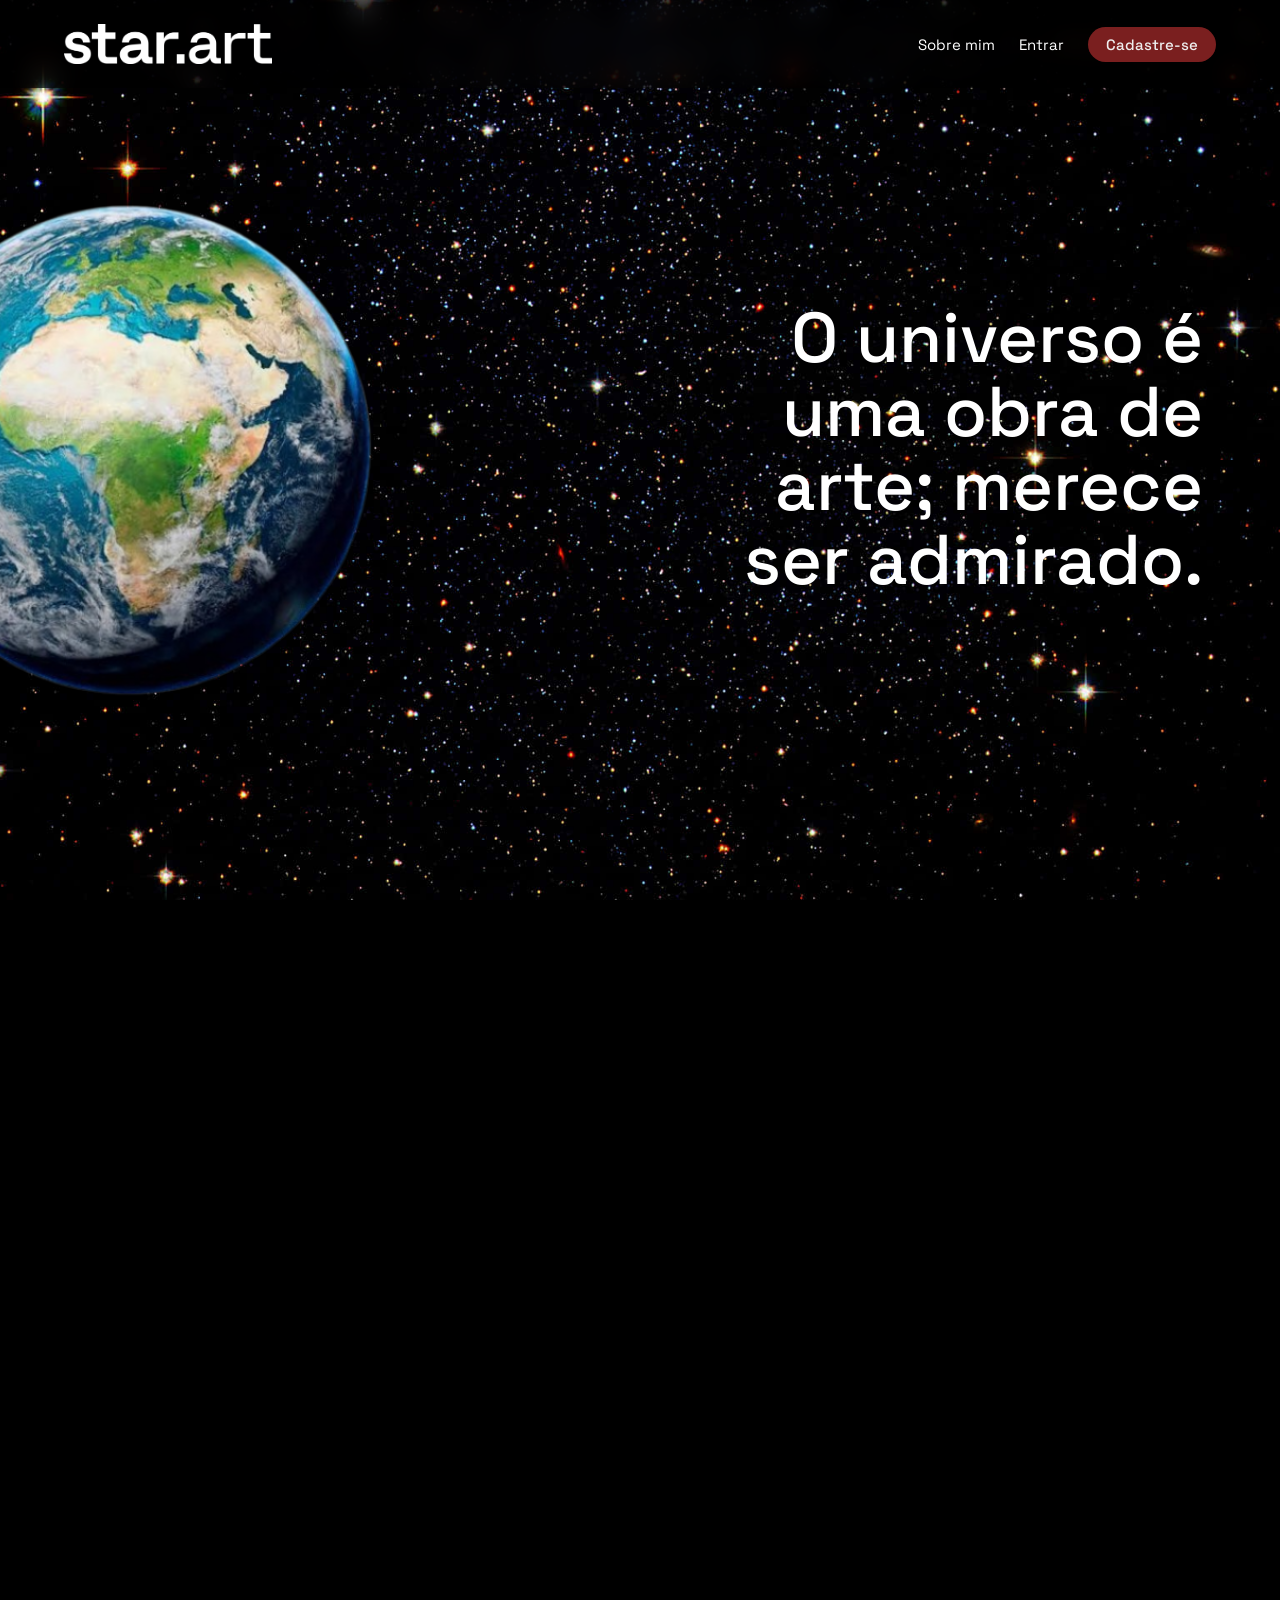
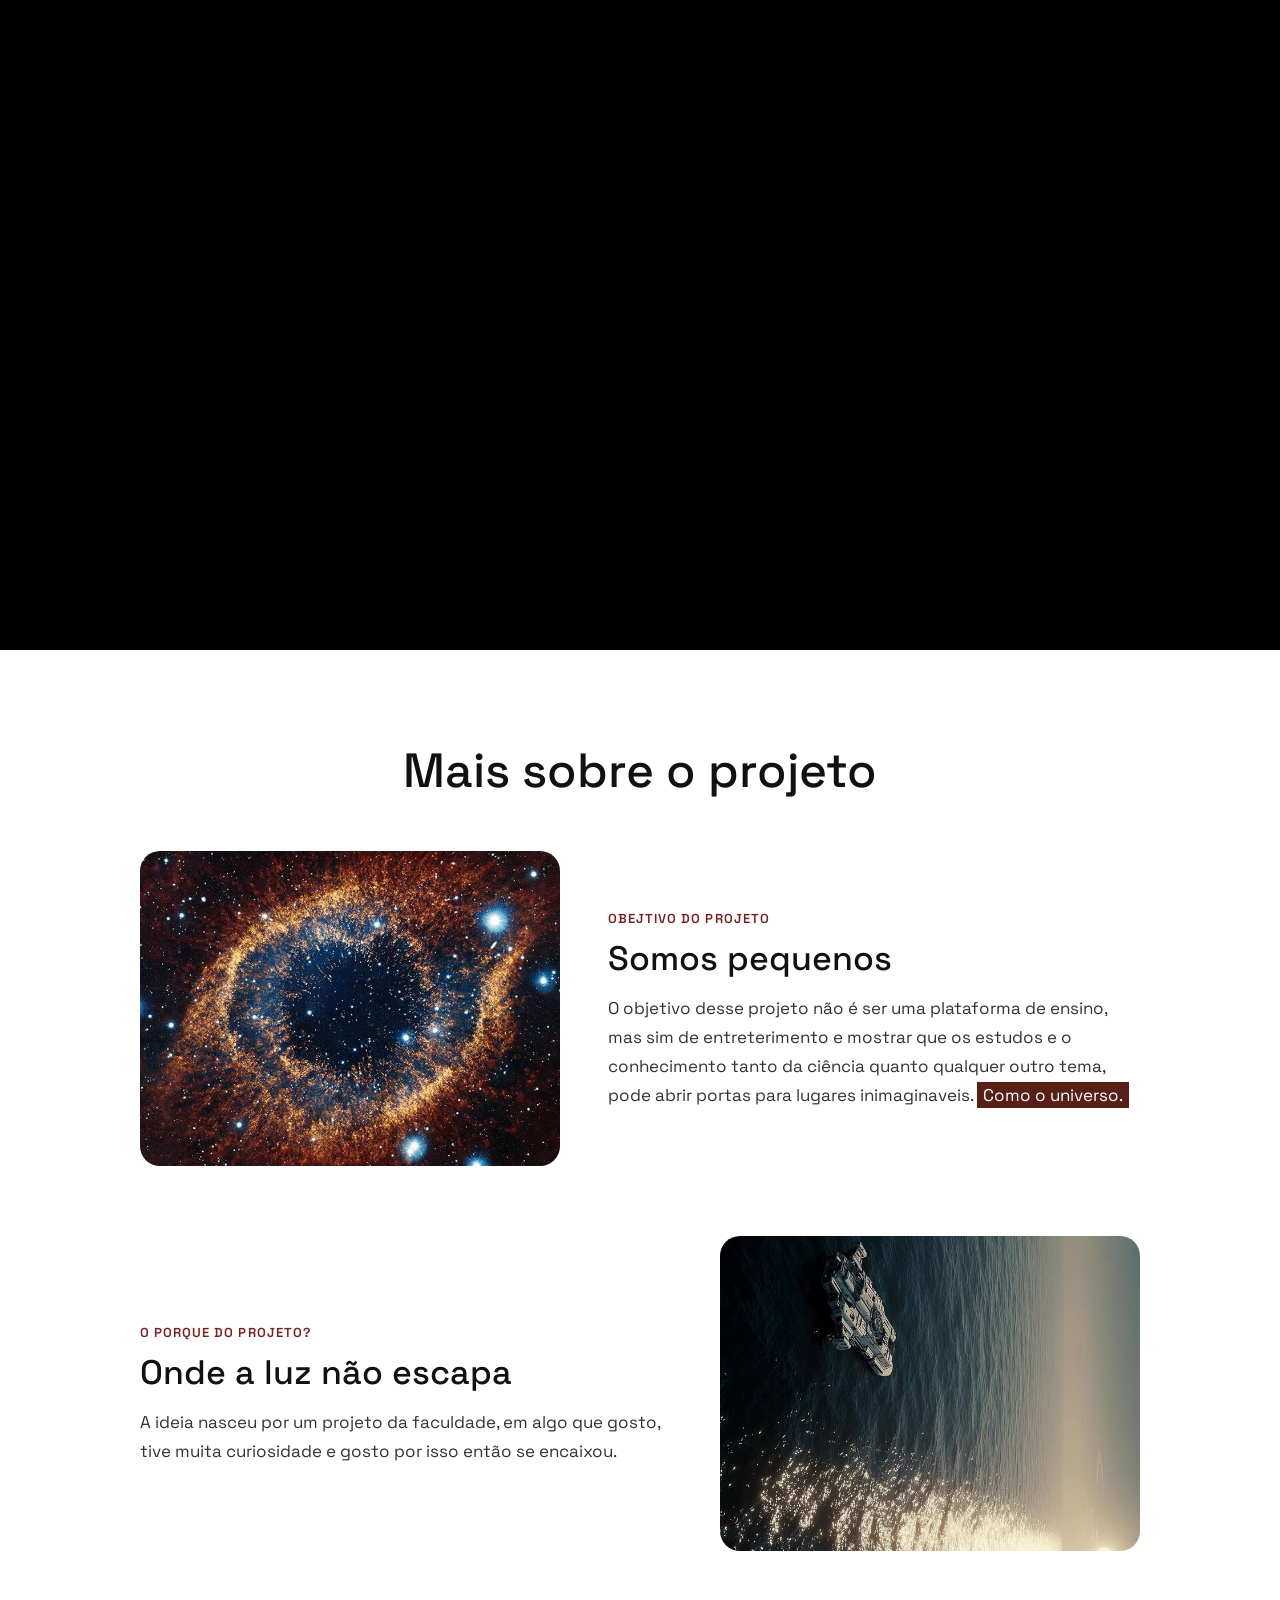
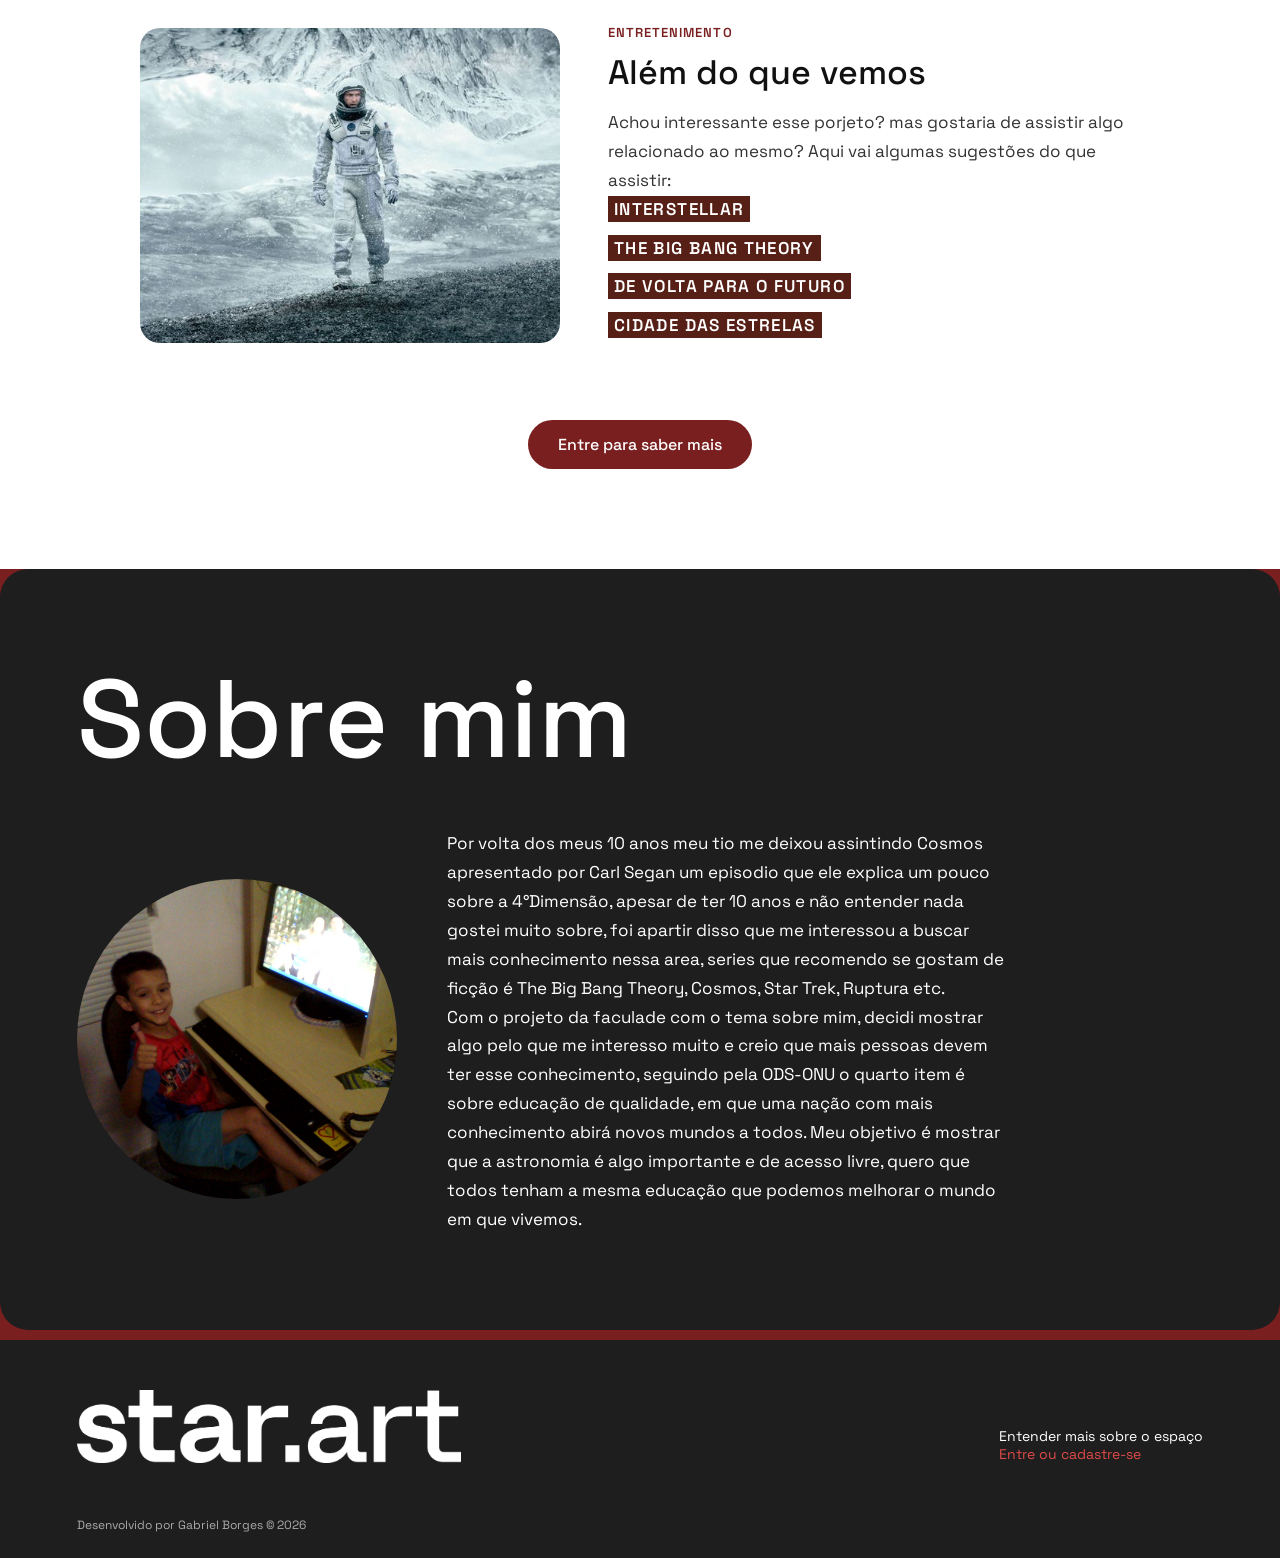
<file: public/index.html>
<!DOCTYPE html>
<html lang="pt-BR">

<head>
  <meta charset="UTF-8">
  <meta name="viewport" content="width=device-width, initial-scale=1">
  <title>star.art | Entenda o Universo</title>
  <link rel="preconnect" href="https://fonts.googleapis.com">
  <link rel="preconnect" href="https://fonts.gstatic.com" crossorigin>
  <link href="https://fonts.googleapis.com/css2?family=Space+Grotesk:wght@400;500;700&display=swap" rel="stylesheet">
  <link rel="stylesheet" href="css/style.css">
  <link rel="icon" type="image/png" href="assets/icon/favicon2.png">
</head>

<body>
  <header class="navbar" id="navbar">
    <a class="logo" href="index.html">
      <img src="assets/imgs/logoWhite.png" alt="star.art">
    </a>
    <nav>
      <a href="#sobre">Sobre mim</a>
      <a href="login_index.html">Entrar</a>
      <a class="botao-nav" href="cadastro.html">Cadastre-se</a>
    </nav>
  </header>
  <main>

    <section class="hero">
      <div class="hero-fixo">

        <div class="estrelas" style="background-image: url('assets/imgs/fundoestrela.jpg');"></div>

        <img class="marte" src="assets/imgs/terra.jpg">

        <h1 class="hero-texto">O universo é uma obra de arte; merece ser admirado.</h1>
      </div>
    </section>

   
    <section class="topicos">
      <h2 class="titulo-azul aparecer">Mais sobre o projeto</h2>

      <div class="topico aparecer">
        <img class="topico-img" src="assets/imgs/eye-space.jpg">
        <div class="topico-texto">
          <span class="topico-tag">Obejtivo do projeto</span>
          <h3>Somos pequenos</h3>
          <p>O objetivo desse projeto não é ser uma plataforma de ensino, 
            mas sim de entreterimento e mostrar que os estudos e o conhecimento tanto da ciência 
            quanto qualquer outro tema, pode abrir portas para lugares inimaginaveis. <mark class="grifo-escuro">Como o universo.</mark>

          </p>
        </div>
      </div>

      <div class="topico invertido aparecer">
        <img class="topico-img" src="assets/imgs/Interestelar.jpg">
        <div class="topico-texto">
          <span class="topico-tag">O porque do projeto?</span>
          <h3>Onde a luz não escapa</h3>
          <p>A ideia nasceu por um projeto da faculdade, 
            em algo que gosto, tive muita curiosidade e gosto por isso
            então se encaixou.
          </p>
        </div>
      </div>

      <div class="topico aparecer">
        <img class="topico-img" src="assets/imgs/cooper.jpg">
        <div class="topico-texto">
          <span class="topico-tag">Entretenimento</span>
          <h3>Além do que vemos</h3>
          <p>Achou interessante esse porjeto? mas gostaria de assistir algo relacionado ao mesmo?
            Aqui vai algumas sugestões do que assistir: 
          </p>
          <p class="topico-tag"><mark class="grifo-escuro">interstellar</mark></p> <br>
          <p class="topico-tag"><mark class="grifo-escuro">The Big Bang Theory</mark></p> <br>
          <p class="topico-tag"><mark class="grifo-escuro">De volta para o futuro</mark></p> <br>
          <p class="topico-tag"><mark class="grifo-escuro">Cidade das Estrelas</mark></p>
        </div>
      </div>                     

      <a class="botao-vermelho aparecer" href="login_index.html">Entre para saber mais</a>
    </section>

    <section class="sobre" id="sobre">
      <h2 class="aparecer">Sobre mim</h2>

      <div class="sobre-conteudo aparecer">
        <img class="foto" src="assets/imgs/IMG00007.jpg">

        <div class="sobre-texto">
          Por volta dos meus 10 anos meu tio me deixou assintindo Cosmos apresentado por Carl Segan um episodio que ele explica um pouco sobre a 4°Dimensão,
         apesar de ter 10 anos e não entender nada gostei muito sobre, foi apartir disso que me interessou a buscar
            mais conhecimento nessa area, series que recomendo se gostam de ficção é The Big Bang Theory, Cosmos, Star Trek, Ruptura
          etc. <br>
           <p>Com o projeto da faculade com o tema sobre mim, decidi mostrar algo pelo que me interesso muito e creio que
          mais pessoas devem ter esse conhecimento, seguindo pela ODS-ONU o quarto item é sobre educação de qualidade,
          em que uma nação com mais conhecimento abirá novos mundos a todos. Meu objetivo é mostrar que a astronomia é
          algo importante e de acesso livre, quero que todos tenham a mesma educação que podemos melhorar o mundo em que
          vivemos. </p>
        </div>
      </div>
    </section>

  </main>

  <footer class="rodape">
    <div class="rodape-topo">
      <a class="logo-grande" href="index.html">
        <img src="assets/imgs/logoWhite.png" alt="star.art">
      </a>

      <div class="rodape-links">
        <p>Entender mais sobre o espaço</p>
        <a href="login.html">Entre ou cadastre-se</a>
      </div>
    </div>

    <small>Desenvolvido por Gabriel Borges © 2026 </small>
  </footer>

  <script>
    var hero = document.querySelector('.hero');
    var marte = document.querySelector('.marte');
    var texto = document.querySelector('.hero-texto');
    var fundo = document.querySelector('.estrelas');

    function animarHero() {
      var total = hero.offsetHeight - window.innerHeight;
      var p = window.scrollY / total;
      if (p < 0) p = 0;
      if (p > 1) p = 1;

      marte.style.transform = 'translateX(' + (p * 12) + 'vw) scale(' + (1 + p * 1.2) + ') rotate(' + (p * 30) + 'deg)';

      texto.style.opacity = 1 - p * 1.5;
      texto.style.transform = 'translateY(' + (-p * 80) + 'px)';

      fundo.style.transform = 'translateY(' + (p * 120) + 'px) scale(' + (1 + p * 0.15) + ')';
    }

    window.addEventListener('scroll', animarHero);
    animarHero();

    var navbar = document.getElementById('navbar');

    function encolherLogo() {
      if (window.scrollY > 50) {
        navbar.classList.add('pequena');
      } else {
        navbar.classList.remove('pequena');
      }
    }

    window.addEventListener('scroll', encolherLogo);
    encolherLogo();

    var observador = new IntersectionObserver(function (itens) {
      itens.forEach(function (item) {
        if (item.isIntersecting) {
          item.target.classList.add('visivel');
        }
      });
    }, { threshold: 0.2 });

    document.querySelectorAll('.aparecer').forEach(function (el) {
      observador.observe(el);
    });
  </script>

</body>

</html>
</file>
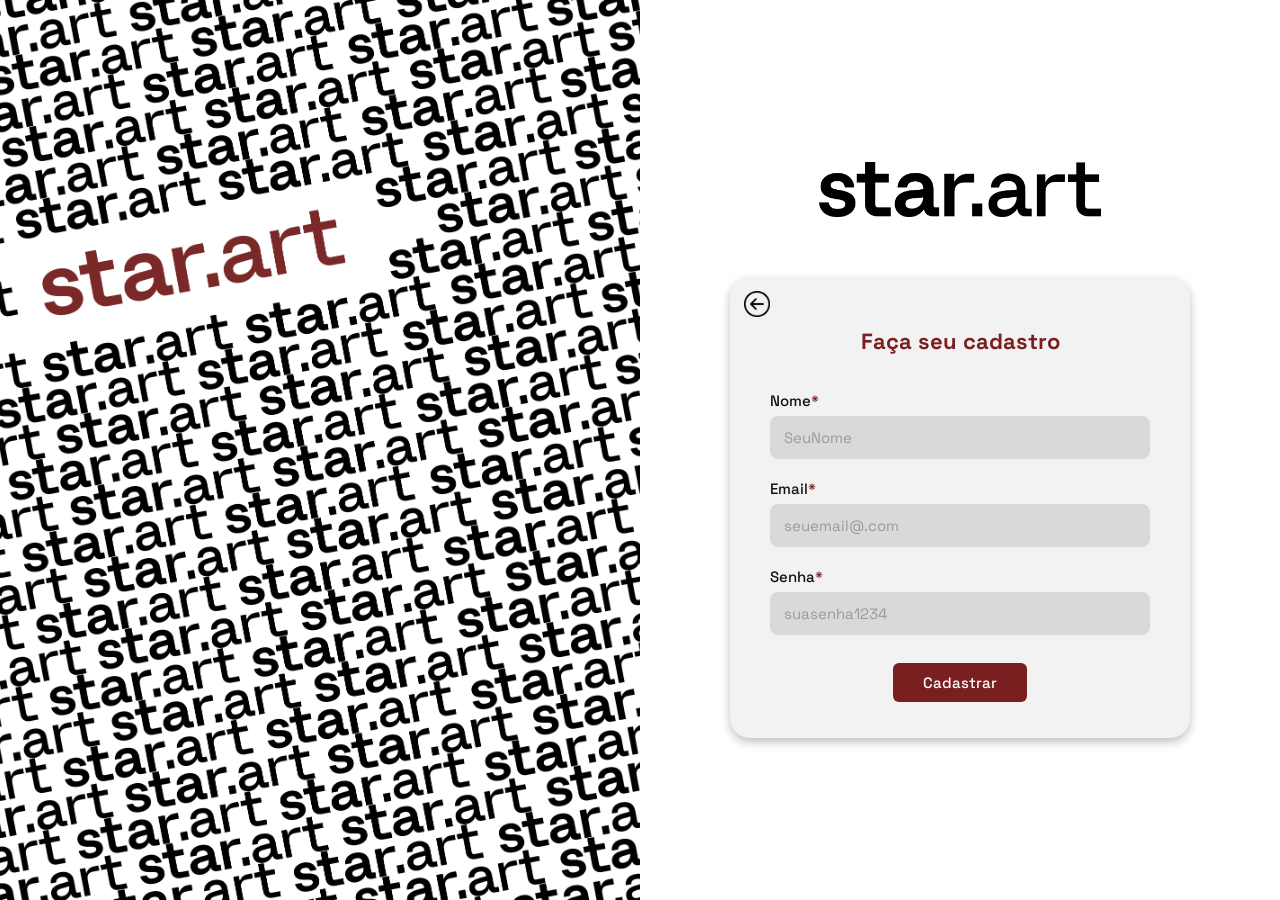
<file: public/cadastro.html>
<!DOCTYPE html>
<html lang="pt-BR">

<head>
  <meta charset="UTF-8">
  <meta name="viewport" content="width=device-width, initial-scale=1">
  <title>Faça seu Cadastro</title>
  <link rel="icon" type="image/png" href="public/assets/favicon.png">
  <link href="https://fonts.googleapis.com/css2?family=Space+Grotesk:wght@400;500;700&display=swap" rel="stylesheet">
  <link rel="icon" type="image/png" href="assets/icon/favicon2.png">

  <link rel="stylesheet" href="css/cadastro.css">
</head>

<body>

  <aside class="lado-foto">
    <img src="assets/imgs/fndo.png" alt="Fundo com a palavra star.art repetida">
  </aside>

  <main class="lado-login">

    <!-- IMAGEM 2: logo preta (troque o link do src) -->
    <a class="logo" href="index.html">
      <img src="assets/imgs/logoblack.png" alt="star.art">
    </a>

    <section class="caixa">
      <a class="voltar" href="index.html">
        <img src="assets/imgs/iconback.png" alt="Voltar para a página inicial">
      </a>

      <h1>Faça seu cadastro</h1>

      <form action="#" method="post">

        <label for="nomeUsuario">Nome<span>*</span></label>
        <input type="text" id="nomeUsuario" name="nome" placeholder="SeuNome" required>

        <label for="email">Email<span>*</span></label>
        <input type="text" id="email" name="email" placeholder="seuemail@.com" required>

        <label for="senha">Senha<span>*</span></label>
        <input type="password" id="senha" name="senha" placeholder="suasenha1234" required>

        <button type="submit">Cadastrar</button>
      </form>

    </section>

  </main>

  <script src="js/cadastro.js"></script>

</body>

</html>
</file>
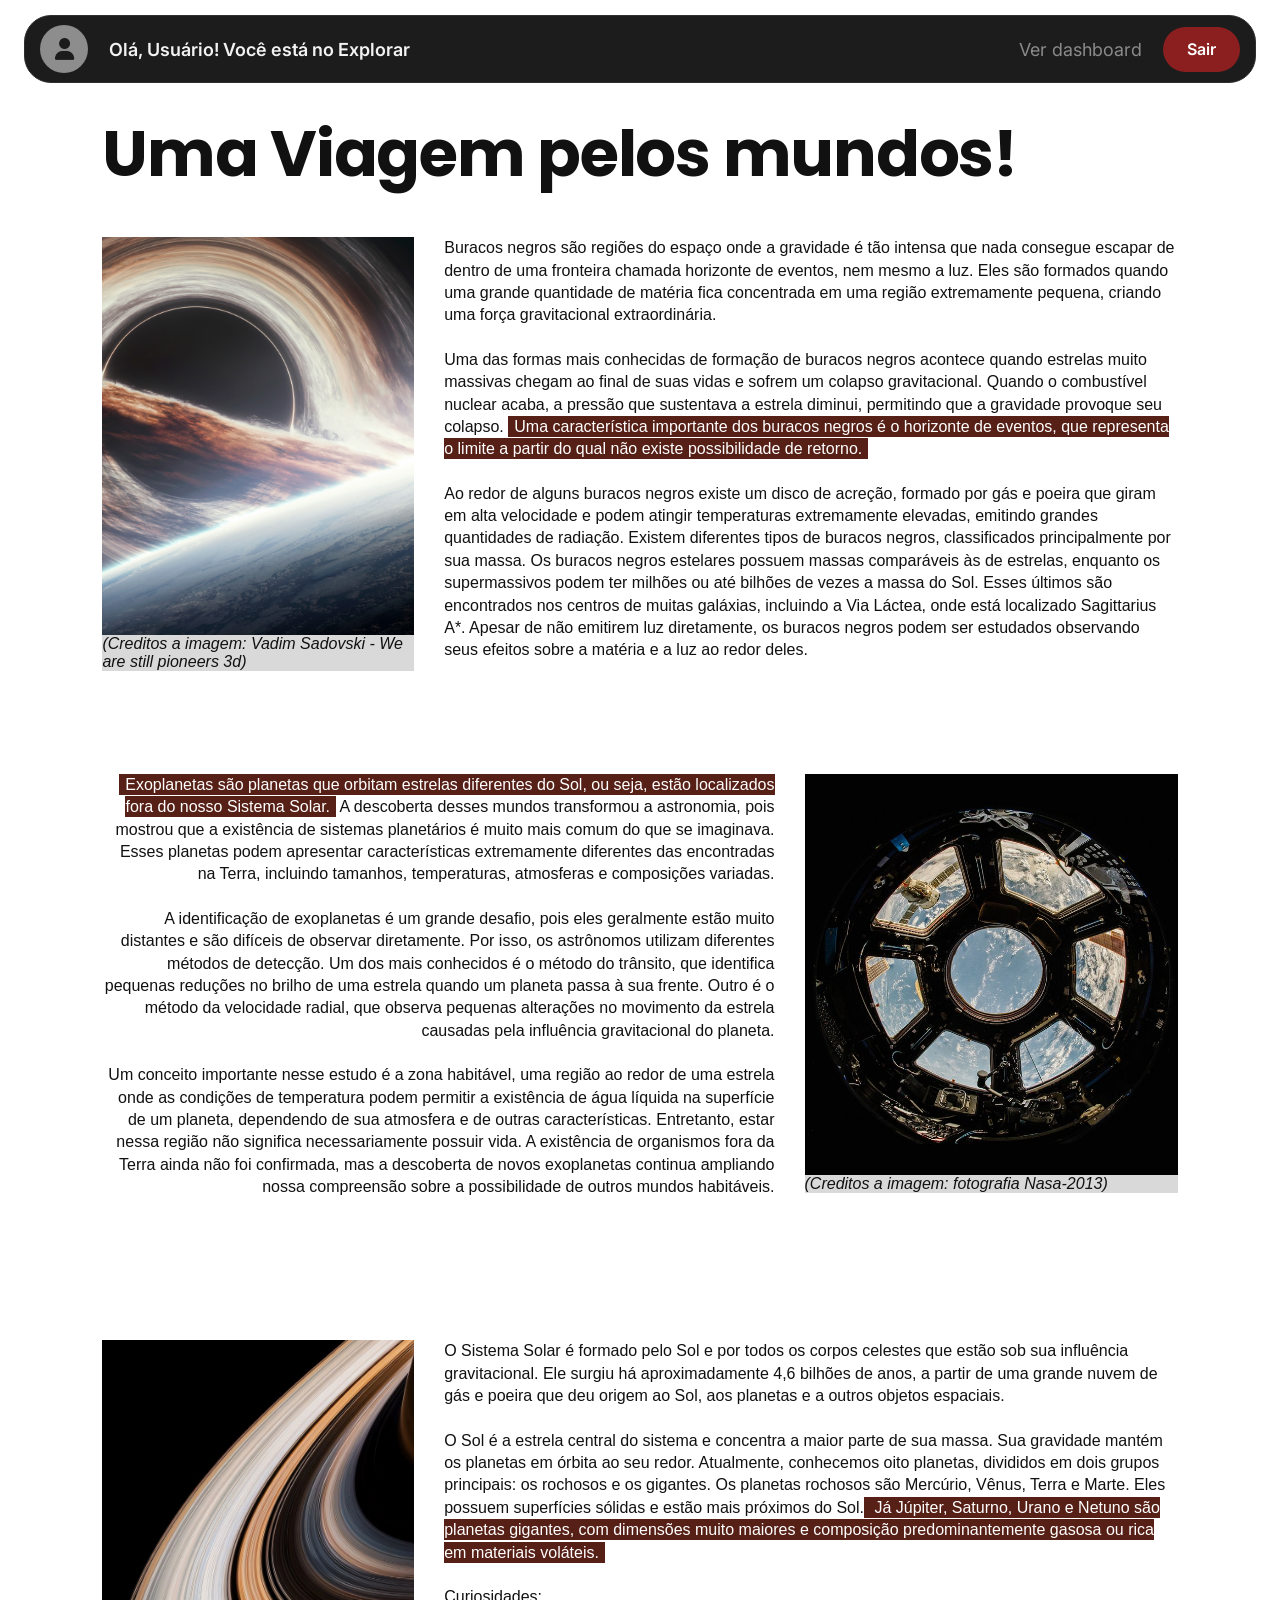
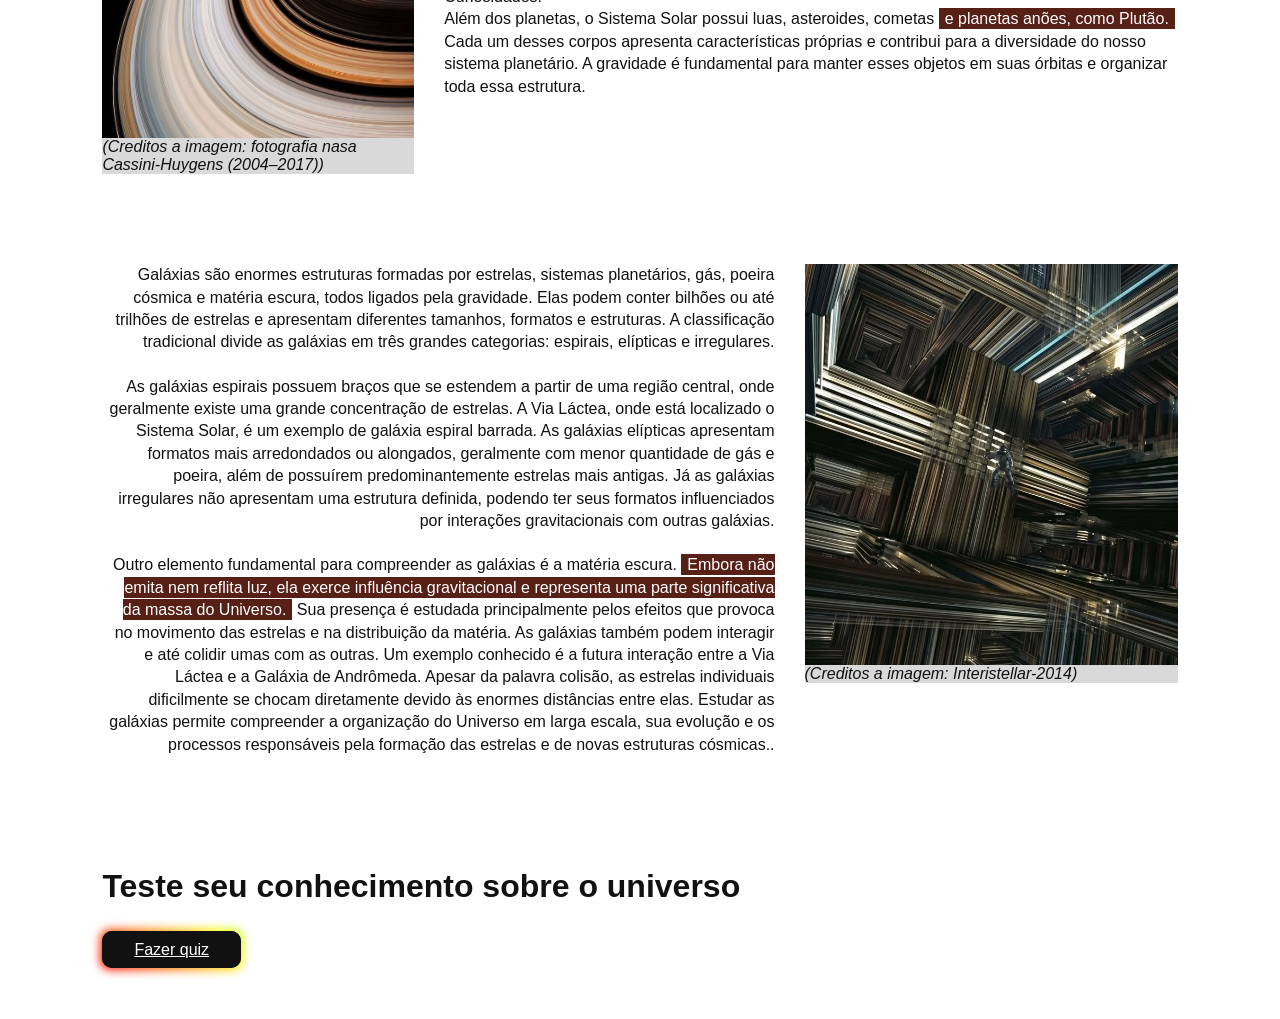
<file: public/homepage.html>
<!DOCTYPE html>
<html lang="pt-BR">

<head>
    <meta charset="UTF-8">
    <meta name="viewport" content="width=device-width, initial-scale=1">
    <link rel="preconnect" href="https://fonts.googleapis.com">
    <link rel="preconnect" href="https://fonts.gstatic.com" crossorigin>
    <link href="https://fonts.googleapis.com/css2?family=Poppins:wght@400;700&display=swap" rel="stylesheet">
    <link href="https://fonts.googleapis.com/css2?family=Inter:wght@400;500;600&display=swap" rel="stylesheet">
    <link rel="stylesheet" href="https://cdnjs.cloudflare.com/ajax/libs/font-awesome/6.5.1/css/all.min.css">
    <link rel="icon" type="image/png" href="assets/icon/favicon2.png">
    <link rel="stylesheet" href="css/navbar.css">
    <link rel="stylesheet" href="css/homepage.css">
    <title>Página inicial</title>

</head>

<body>

    <header class="navbar">
        <div class="avatar" aria-hidden="true"><i class="fa-solid fa-user"></i></div>
        <span class="greeting" id="greeting">Olá</span>
        <span class="nav-spacer"></span>
        <a class="nav-link" id="linkDashboard" href="dashboard.html">Ver dashboard</a>
        <a class="btn-exit" href="index.html">Sair</a>
    </header>




    <main class="conteudo">

        <h1 class="titulo-pagina">Uma Viagem pelos mundos!</h1>

        <section class="secao">
            <div class="imagem">
                <img src="assets/imgs/buraco_neegro.jpg">
                <i>(Creditos a imagem: Vadim Sadovski - We are still pioneers 3d)</i>
            </div>

            <div class="texto">
                <p>
                    Buracos negros são regiões do espaço onde a gravidade é tão intensa que nada consegue escapar de
                    dentro de uma fronteira chamada horizonte de eventos, nem mesmo a luz.
                    Eles são formados quando uma
                    grande quantidade de matéria fica concentrada em uma região extremamente pequena, criando uma força
                    gravitacional extraordinária.
                </p>
                </p>

                <p>
                    Uma das formas mais conhecidas de formação de buracos negros acontece quando estrelas muito massivas
                    chegam ao final de suas vidas e sofrem um colapso gravitacional. Quando o combustível nuclear acaba,
                    a pressão que sustentava a estrela diminui, permitindo que a gravidade provoque seu colapso. <mark class="grifo-escuro">Uma
                    característica importante dos buracos negros é o horizonte de eventos, que representa o limite a
                    partir do qual não existe possibilidade de retorno.</mark>
                </p>

                <p>
                    Ao redor de alguns buracos negros existe um disco de acreção, formado por gás e poeira que giram em
                    alta velocidade e podem atingir temperaturas extremamente elevadas, emitindo grandes quantidades de
                    radiação. Existem diferentes tipos de buracos negros, classificados principalmente por sua massa. Os
                    buracos negros estelares possuem massas comparáveis às de estrelas, enquanto os supermassivos podem
                    ter milhões ou até bilhões de vezes a massa do Sol. Esses últimos são encontrados nos centros de
                    muitas galáxias, incluindo a Via Láctea, onde está localizado Sagittarius A*. Apesar de não emitirem
                    luz diretamente, os buracos negros podem ser estudados observando seus efeitos sobre a matéria e a
                    luz ao redor deles.
                </p>
            </div>
        </section>

        <section class="secao invertida">
            <div class="texto">
                <p>
                    <mark class="grifo-escuro">Exoplanetas são planetas que orbitam estrelas diferentes do Sol, ou seja, estão localizados fora do
                    nosso Sistema Solar.</mark> A descoberta desses mundos transformou a astronomia, pois mostrou que a
                    existência de sistemas planetários é muito mais comum do que se imaginava. Esses planetas podem
                    apresentar características extremamente diferentes das encontradas na Terra, incluindo tamanhos,
                    temperaturas, atmosferas e composições variadas.
                </p>

                <p>
                    A identificação de exoplanetas é um grande desafio, pois eles geralmente estão muito distantes e são
                    difíceis de observar diretamente. Por isso, os astrônomos utilizam diferentes métodos de detecção.
                    Um dos mais conhecidos é o método do trânsito, que identifica pequenas reduções no brilho de uma
                    estrela quando um planeta passa à sua frente. Outro é o método da velocidade radial, que observa
                    pequenas alterações no movimento da estrela causadas pela influência gravitacional do planeta.
                </p>

                <p>
                    Um conceito importante nesse estudo é a zona habitável, uma região ao redor de uma estrela onde as
                    condições de temperatura podem permitir a existência de água líquida na superfície de um planeta,
                    dependendo de sua atmosfera e de outras características. Entretanto, estar nessa região não
                    significa necessariamente possuir vida. A existência de organismos fora da Terra ainda não foi
                    confirmada, mas a descoberta de novos exoplanetas continua ampliando nossa compreensão sobre a
                    possibilidade de outros mundos habitáveis.
                </p>
            </div>

            <div class="imagem">
                <img src="assets/imgs/cabine.jpg">
                <i>(Creditos a imagem: fotografia Nasa-2013)</i>
            </div>
        </section>

    </main>

    <main class="conteudo">

        <section class="secao">
            <div class="imagem">
                <img src="assets/imgs/saturno.jpg">
                <i>(Creditos a imagem: fotografia nasa Cassini-Huygens (2004–2017))</i>

            </div>

            <div class="texto">
                <p>
                    O Sistema Solar é formado pelo Sol e por todos os corpos celestes que estão sob sua influência
                    gravitacional. Ele surgiu há aproximadamente 4,6 bilhões de anos, a partir de uma grande nuvem de
                    gás e poeira que deu origem ao Sol, aos planetas e a outros objetos espaciais.
                </p>


                <p>
                    O Sol é a estrela central do sistema e concentra a maior parte de sua massa. Sua gravidade mantém os
                    planetas em órbita ao seu redor. Atualmente, conhecemos oito planetas, divididos em dois grupos
                    principais: os rochosos e os gigantes. Os planetas rochosos são Mercúrio, Vênus, Terra e Marte. Eles
                    possuem superfícies sólidas e estão mais próximos do Sol.<mark class="grifo-escuro"> Já Júpiter, Saturno, Urano e Netuno são
                    planetas gigantes, com dimensões muito maiores e composição predominantemente gasosa ou rica em
                    materiais voláteis.</mark>
                </p>

                <h3>Curiosidades:</h3>
                <p>
                    Além dos planetas, o Sistema Solar possui luas, asteroides, cometas <mark class="grifo-escuro">e
                        planetas anões, como Plutão.</mark>
                    Cada um desses corpos apresenta características próprias e contribui para a diversidade do nosso
                    sistema planetário. A gravidade é fundamental para manter esses objetos em suas órbitas e organizar
                    toda essa estrutura.
                </p>
            </div>
        </section>

        <section class="secao invertida">
            <div class="texto">
                <p>
                    Galáxias são enormes estruturas formadas por estrelas, sistemas planetários, gás, poeira cósmica e
                    matéria escura, todos ligados pela gravidade. Elas podem conter bilhões ou até trilhões de estrelas
                    e apresentam diferentes tamanhos, formatos e estruturas. A classificação tradicional divide as
                    galáxias em três grandes categorias: espirais, elípticas e irregulares.
                </p>

                <p>
                    As galáxias espirais possuem braços que se estendem a partir de uma região central, onde geralmente
                    existe uma grande concentração de estrelas. A Via Láctea, onde está localizado o Sistema Solar, é um
                    exemplo de galáxia espiral barrada. As galáxias elípticas apresentam formatos mais arredondados ou
                    alongados, geralmente com menor quantidade de gás e poeira, além de possuírem predominantemente
                    estrelas mais antigas. Já as galáxias irregulares não apresentam uma estrutura definida, podendo ter
                    seus formatos influenciados por interações gravitacionais com outras galáxias.
                </p>

                <p>
                    Outro elemento fundamental para compreender as galáxias é a matéria escura. <mark
                        class="grifo-escuro">Embora não emita nem
                        reflita luz, ela exerce influência gravitacional e representa uma parte significativa da massa
                        do
                        Universo.</mark> Sua presença é estudada principalmente pelos efeitos que provoca no movimento
                    das estrelas
                    e na distribuição da matéria. As galáxias também podem interagir e até colidir umas com as outras.
                    Um exemplo conhecido é a futura interação entre a Via Láctea e a Galáxia de Andrômeda. Apesar da
                    palavra colisão, as estrelas individuais dificilmente se chocam diretamente devido às enormes
                    distâncias entre elas. Estudar as galáxias permite compreender a organização do Universo em larga
                    escala, sua evolução e os processos responsáveis pela formação das estrelas e de novas estruturas
                    cósmicas..
                </p>
            </div>

            <div class="imagem">
                <img src="assets/imgs/4dimensao.jpg">
                <i>(Creditos a imagem: Interistellar-2014)</i>
            </div>
        </section>
        <h1>Teste seu conhecimento sobre o universo</h1> <br> <br>
        <div class="cta">
            <a class="button-85" href="quiz.html">Fazer quiz</a>
        </div>

    </main>

</body>
<script src="js/homepage.js"></script>

</html>
</file>
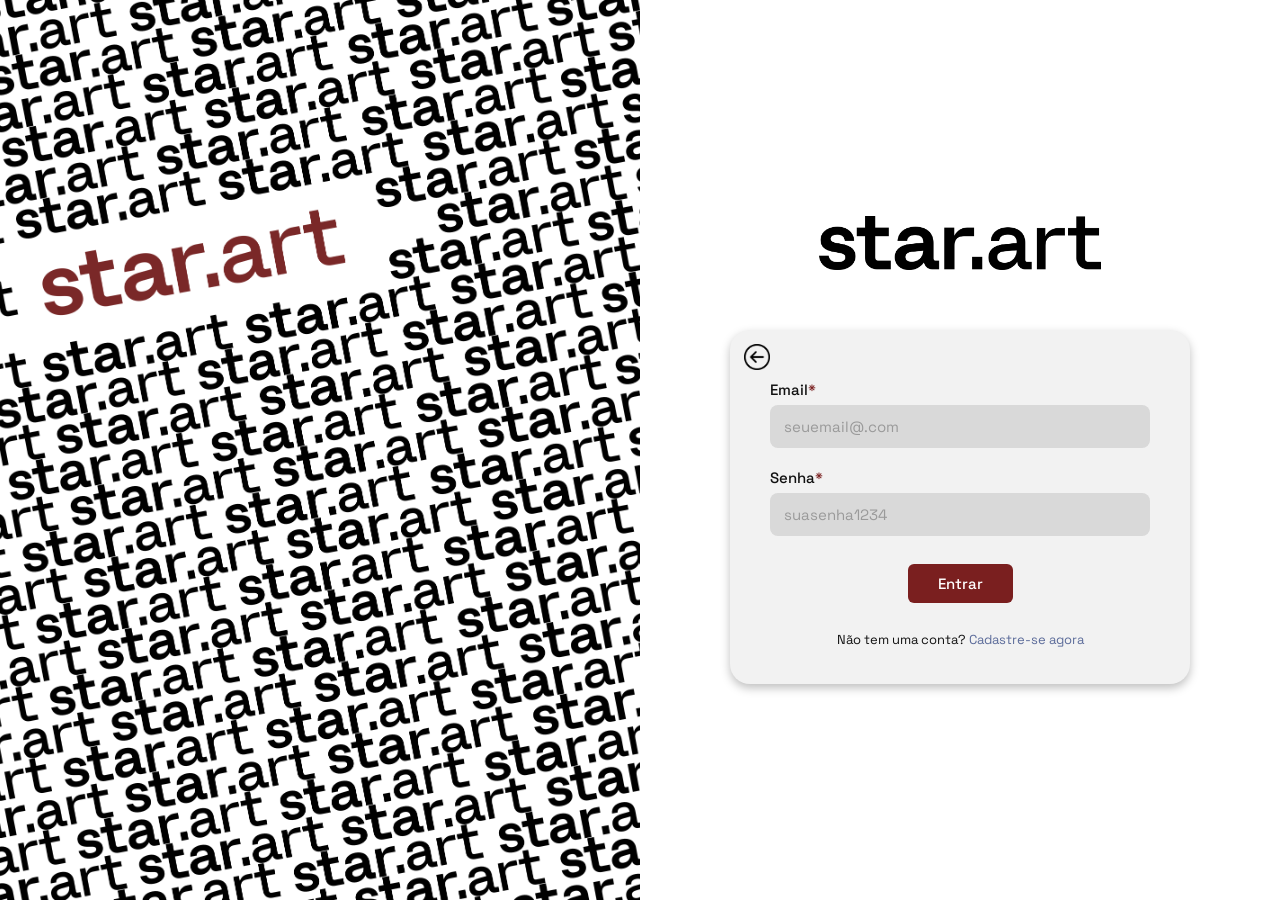
<file: public/login_index.html>
<!DOCTYPE html>
<html lang="pt-BR">

<head>
  <meta charset="UTF-8">
  <meta name="viewport" content="width=device-width, initial-scale=1">
  <title>Faça seu login</title>
  <link rel="icon" type="image/png" href="public/assets/favicon.png">
  <link rel="preconnect" href="https://fonts.googleapis.com">
  <link rel="preconnect" href="https://fonts.gstatic.com" crossorigin>
  <link href="https://fonts.googleapis.com/css2?family=Space+Grotesk:wght@400;500;700&display=swap" rel="stylesheet">
  <link rel="stylesheet" href="css/login.css">
  <link rel="stylesheet" href="assets/icon/favicon2.png">
</head>

<body>

  <aside class="lado-foto">
    <img src="assets/imgs/fndo.png" alt="Fundo com a palavra star.art repetida">
  </aside>

  <main class="lado-login">

    <a class="logo" href="index.html">
      <img src="assets/imgs/logoblack.png" alt="star.art">
    </a>

    <section class="caixa">
      <a class="voltar" href="index.html">
        <img src="assets/imgs/iconback.png" alt="Voltar para a página inicial">
      </a>

      <form id="formLogin" action="#" method="post" novalidate>
        <label for="email">Email<span>*</span></label>
        <input type="email" id="email" name="email" placeholder="seuemail@.com">
        <small class="erro" id="erroEmail"></small>

        <label for="senha">Senha<span>*</span></label>
        <input type="password" id="senha" name="senha" placeholder="suasenha1234">
        <small class="erro" id="erroSenha"></small>

        <small class="erro erro-geral" id="erroGeral"></small>

        <button type="submit">Entrar</button>
      </form>

      <p class="cadastro">Não tem uma conta? <a href="cadastro.html">Cadastre-se agora</a></p>
    </section>

  </main>

  <div class="loading" id="loading" hidden>
    <img src="assets/imgs/loading.gif" alt="Carregando...">
  </div>

  <script src="js/login.js"></script>

</body>

</html>
</file>
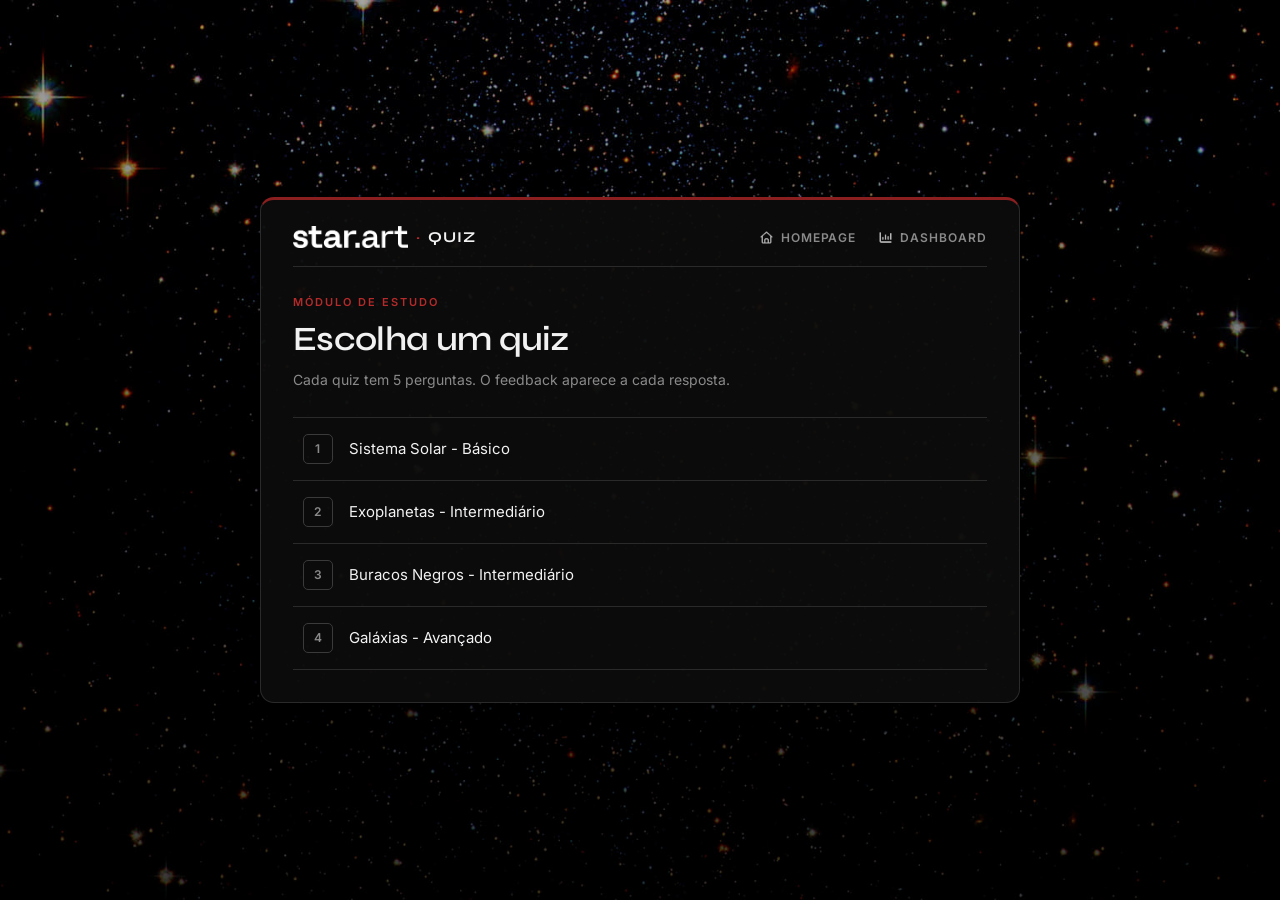
<file: public/quiz.html>
<!DOCTYPE html>
<html lang="pt-BR">

<head>
  <meta charset="UTF-8">
  <meta name="viewport" content="width=device-width, initial-scale=1">
  <link rel="preconnect" href="https://fonts.googleapis.com">
  <link rel="preconnect" href="https://fonts.gstatic.com" crossorigin>
  <link href="https://fonts.googleapis.com/css2?family=Inter:wght@400;500;600&family=Syne:wght@600;700;800&display=swap" rel="stylesheet">
  <link rel="icon" type="image/png" href="assets/icon/favicon2.png">
  <title>Quiz · Star.Art</title>
  <link rel="stylesheet" href="css/quiz.css">
</head>

<body>

  <main class="quiz">

    <nav class="quiz-nav">
      <a class="quiz-brand">
        <img class="quiz-brand-logo" src="assets/imgs/logoWhite.png" alt="Star.Art">
        <em>·</em> Quiz
      </a>
      <div class="quiz-nav-links">
        <a href="homepage.html">
          <img class="quiz-nav-icon" src="assets/icon/home_icon.png" alt="">
          Homepage
        </a>
        <a href="dashboard.html">
          <img class="quiz-nav-icon" src="assets/icon/dashboard_icon.png" alt="">
          Dashboard
        </a>
      </div>
    </nav>

    <section id="telaMenu">
      <p class="eyebrow">Módulo de estudo</p>
      <h1>Escolha um quiz</h1>
      <p class="instrucao">Cada quiz tem 5 perguntas. O feedback aparece a cada resposta.</p>
      <div id="listaQuizzes"></div>
    </section>

    <section id="telaPergunta" hidden>
      <div class="topo">
        <span id="tituloQuiz"></span>
        <span id="contador"></span>
      </div>

      <h1 id="pergunta"></h1>
      <p class="instrucao">Selecione a alternativa correta.</p>

      <div id="alternativas"></div>

      <div id="feedback" class="feedback" hidden>
        <strong id="feedbackTitulo"></strong>
        <p id="feedbackTexto"></p>
      </div>

      <button id="botaoConfirmar" class="botao" disabled>Confirmar resposta</button>
    </section>

    <section id="telaResultado" hidden>
      <p class="eyebrow">Resultado</p>
      <h1>Quiz finalizado</h1>
      <p class="instrucao" id="textoResultado"></p>
      <p class="nota" id="notaResultado"></p>

      <div class="acoes">
        <button id="botaoRepetir" class="botao">Tentar de novo</button>
        <button id="botaoMenu" class="botao secundario">Voltar aos quizzes</button>
      </div>
    </section>

  </main>

  <script src="js/quiz-data.js"></script>
  <script src="js/quiz.js"></script>
</body>

</html>
</file>
<file: public/css/style.css>
/* ========== BASE ========== */
* {
  margin: 0;
  padding: 0;
  box-sizing: border-box;
}

html {
  scroll-behavior: smooth;
}

body {
  font-family: "Space Grotesk", Arial, sans-serif;
  background: #7a1f1f;
  color: #111111;
}

a {
  color: inherit;
  text-decoration: none;
}

.logo img {
  height: 40px;                      
  width: auto;
  transition: height 0.4s ease;     
}

.navbar.pequena .logo img {
  height: 28px;                      
} 

img {
  display: block;
  max-width: 100%;
}

/* ========== NAVBAR FIXA ========== */
.navbar {
  position: fixed;          
  top: 0;
  left: 0;
  width: 100%;
  z-index: 100;
  display: flex;
  justify-content: space-between;
  align-items: center;
  padding: 14px 5%;
  background: rgba(0, 0, 0, 0.55);
  backdrop-filter: blur(12px);
  color: #ffffff;
  padding: 24px 5%;                 
  transition: padding 0.4s ease;
}
.navbar.pequena {
  padding: 14px 5%;
}

.logo {
  font-size: 22px;
  font-weight: 700;
}

.navbar nav {
  display: flex;
  align-items: center;
  gap: 24px;
  font-size: 15px;
}

.navbar nav a:hover {
  opacity: 0.7;
}

.botao-nav {
  background: #7a1f1f;
  color: #eeeeee;
  padding: 8px 18px;
  border-radius: 999px;
  font-weight: 500;
}

/* ========== HERO ========== */
.hero {
  height: 250vh;
  background: #000000;
}

.hero-fixo {
  position: sticky;
  top: 0;
  height: 100vh;
  overflow: hidden;
  display: flex;
  align-items: center;
  justify-content: flex-end;
  padding: 0 6%;
}

.estrelas {
  position: absolute;
  inset: 0;
  background-size: cover;
  background-position: center;
  background-color: #000000;
}

.marte {
  position: absolute;
  left: -12%;
  top: 50%;
  margin-top: -22vw;
  width: 44vw;
  min-width: 260px;
  border-radius: 50%;
}

.hero-texto {
  position: relative;
  width: 48%;
  text-align: right;
  font-size: clamp(34px, 5.5vw, 80px);
  line-height: 1.05;
  font-weight: 500;
  color: #ffffff;
}

/* ========== TÓPICOS ========== */
.topicos {
  padding: 90px 6% 100px;
  text-align: center;
  background: #ffffff;
}

.titulo-azul {
  display: inline-block;
  font-size: clamp(30px, 4vw, 48px);
  font-weight: 500;
  text-decoration-thickness: 5px;
  text-underline-offset: 8px;
  margin-bottom: 50px;
}

.topico {
  display: flex;
  align-items: center;
  gap: 48px;
  max-width: 1000px;
  margin: 0 auto 70px;
  text-align: left;
}

.topico.invertido {
  flex-direction: row-reverse;
}

.topico-img {
  width: 45%;
  max-width: 420px;
  aspect-ratio: 4 / 3;
  object-fit: cover;
  border-radius: 20px;
  flex-shrink: 0;
}

.topico-texto {
  flex: 1;
}

.topico-tag {
  display: inline-block;
  font-size: 13px;
  font-weight: 600;
  letter-spacing: 0.08em;
  text-transform: uppercase;
  color: #7a1f1f;
  margin-bottom: 10px;
}

.topico-texto h3 {
  font-size: clamp(24px, 3vw, 34px);
  font-weight: 500;
  margin-bottom: 14px;
}

.topico-texto p {
  font-size: 17px;
  line-height: 1.7;
  color: #333333;
}

.botao-vermelho {
  display: inline-block;
  background: #7a1f1f;
  color: #ffffff;
  padding: 14px 30px;
  border-radius: 100px;
  font-weight: 500;
  transition: background 0.s;
}

.botao-vermelho:hover {
  background: #a02828;
}

/* ========== SOBRE MIM ========== */
.sobre {
  background: #1e1e1e;
  color: #ffffff;
  padding: 80px 6%;
  border-radius: 28px;  
  margin-bottom: 10px;      
}

.sobre h2 {
  font-size: clamp(48px, 9vw, 110px);
  font-weight: 500;
  margin-bottom: 40px;
}

.sobre-conteudo {
  display: flex;
  align-items: center;
  gap: 50px;
}

.foto {
  width: 320px;
  height: 320px;
  object-fit: cover;
  border-radius: 50%;
  flex-shrink: 0;
}

.sobre-texto {
  max-width: 560px;
  line-height: 1.7;
  font-size: 17px;
}

.sobre-texto p {
  margin-bottom: 16px;
}

/* ========== RODAPÉ ========== */
.rodape {
  background: #1e1e1e;
  color: #ffffff;
  padding: 50px 6% 24px;
 
}

.logo-grande img {
  width: clamp(200px, 30vw, 460px);
  height: auto;
}
.rodape-topo {
  display: flex;
  justify-content: space-between;
  align-items: flex-end;
  gap: 24px;
  flex-wrap: wrap;
  margin-bottom: 50px;
}

.logo-grande {
  font-size: clamp(48px, 9vw, 110px);
  font-weight: 500;
  line-height: 1;
}

.rodape-links {
  font-size: 14px;
}

.rodape-links a {
  color: #e04a4a;
}

.rodape-links a:hover {
  text-decoration: underline;
}

.rodape small {
  font-size: 12px;
  color: #aaaaaa;
}

/* ========== ANIMAÇÃO DE APARECER AO ROLAR ========== */
.aparecer {
  opacity: 0;
  transform: translateY(40px);
  transition: opacity 0.8s ease, transform 0.8s ease;
}

.aparecer.visivel {
  opacity: 1;
  transform: translateY(0);
}

.topico:nth-of-type(2) { transition-delay: 0.1s; }
.topico:nth-of-type(3) { transition-delay: 0.2s; }

/* ========== RESPONSIVO ========== */
@media (max-width: 760px) {
  .topico,
  .topico.invertido {
    flex-direction: column;
    text-align: center;
  }

  .topico-img {
    width: 100%;
  }
}


.grifo-escuro {
  background-color: #572017; /* Fundo escuro para dar contraste */
  color: #ffffff;            /* Cor da letra branca */
  padding: 2px 6px;          /* Espaço interno para o texto não encostar na borda */
  border-radius: 0px;        /* Cantos levemente arredondados (opcional) */
}
</file>
<file: public/css/cadastro.css>
/* ========== BASE ========== */
* {
  margin: 0;
  padding: 0;
  box-sizing: border-box;
}

body {
  font-family: "Space Grotesk", Arial, sans-serif;
  background: #ffffff;
  color: #111111;
  display: flex;
  min-height: 100vh;
}

a {
  color: inherit;
  text-decoration: none;
}

img {
  display: block;
  max-width: 100%;
}
.voltar img {
  width: 26px;
  height: 26px;
}

/* ========== LADO DA FOTO ========== */
.lado-foto {
  width: 50%;
  height: 100vh;
  position: sticky;
  top: 0;
  overflow: hidden;
}

.lado-foto img {
  width: 100%;
  height: 100%;
  max-width: none;
  object-fit: cover;
}

/* ========== LADO DO LOGIN ========== */
.lado-login {
  width: 50%;
  display: flex;
  flex-direction: column;
  align-items: center;
  justify-content: center;
  gap: 60px;
  padding: 40px 5%;
}

.logo img {
  width: clamp(200px, 22vw, 300px);
  height: auto;
}

/* ========== CAIXA DE LOGIN ========== */
.caixa {
  position: relative;
  width: 100%;
  max-width: 460px;
  background: #f2f2f2;
  border-radius: 20px;
  padding: 50px 40px 36px;
  box-shadow: 0 4px 10px rgba(0, 0, 0, 0.25);
}

.voltar {
  position: absolute;
  top: 14px;
  left: 14px;
  display: flex;
  color: #111111;
  transition: transform 0.3s;
}

.voltar:hover {
  transform: translateX(-4px);
}

.caixa h1 {
  text-align: center;
  font-size: 22px;
  font-weight: 700;
  color: #7a1f1f;
  margin-bottom: 36px;
}

/* ========== FORMULÁRIO ========== */
form {
  display: flex;
  flex-direction: column;
}

label {
  font-size: 15px;
  font-weight: 500;
  margin-bottom: 6px;
}

label span {
  color: #7a1f1f;
}

input {
  width: 100%;
  padding: 10px 12px;
  margin-bottom: 20px;
  border: 2px solid transparent;
  border-radius: 8px;
  background: #d9d9d9;
  font-family: inherit;
  font-size: 15px;
  color: #111111;
}

input::placeholder {
  color: #9a9a9a;
}

input:focus {
  outline: none;
  border-color: #7a1f1f;
}

button {
  align-self: center;
  margin-top: 8px;
  padding: 10px 30px;
  border: none;
  border-radius: 6px;
  background: #7a1f1f;
  color: #ffffff;
  font-family: inherit;
  font-size: 15px;
  font-weight: 500;
  cursor: pointer;
  transition: background 0.3s;
}

button:hover {
  background: #a02828;
}

.cadastro {
  text-align: center;
  font-size: 13px;
  margin-top: 28px;
}

.cadastro a {
  color: #5a6a99;
}

.cadastro a:hover {
  text-decoration: underline;
}

/* ========== CELULAR ========== */
@media (max-width: 800px) {
  .lado-foto {
    display: none;
  }

  .lado-login {
    width: 100%;
    gap: 40px;
  }

  .caixa {
    padding: 50px 24px 30px;
  }
}

/* ========== LOADING ========== */
.loading {
  position: fixed;
  inset: 0;
  z-index: 100;
  display: flex;
  align-items: center;
  justify-content: center;
  background: rgba(255, 255, 255, 0.35);
  -webkit-backdrop-filter: blur(8px);
  backdrop-filter: blur(8px);
}

.loading[hidden] {
  display: none;
}

.loading img {
  width: 50px;
  height: 50px;
  object-fit: contain;
}

button:disabled {
  opacity: 0.7;
  cursor: not-allowed;
}
</file>
<file: public/css/navbar.css>
/* ========== NAVBAR PADRÃO (usada na homepage e na dashboard) ========== */
.navbar {
  display: flex;
  align-items: center;
  gap: 21px;
  background: #1c1c1c;
  border: 1px solid #2f2f2f;
  border-radius: 27px;
  padding: 9px 15px;
  color: #f2f2f2;
  font-family: "Inter", system-ui, sans-serif;
  flex-shrink: 0;
}

.avatar {
  width: 48px;
  height: 48px;
  border-radius: 50%;
  background: #8d8d8d;
  color: #1c1c1c;
  display: grid;
  place-items: center;
  font-size: 22px;
  flex-shrink: 0;
}

.greeting {
  font-size: 18px;
  font-weight: 600;
}

.nav-spacer {
  flex: 1;
}

.nav-link {
  font-size: 18px;
  color: #8a8a8a;
  text-decoration: none;
}

.nav-link:hover {
  color: #f2f2f2;
}

.btn-exit {
  display: inline-flex;
  align-items: center;
  justify-content: center;
  height: 45px;
  padding: 0 24px;
  background: #8b1f1f;
  color: #fff;
  border-radius: 999px;
  font-size: 16px;
  font-weight: 600;
  text-decoration: none;
  cursor: pointer;
}

.btn-exit:hover {
  filter: brightness(1.2);
}

/* ========== TAG DE VERSÃO ========== */
.version-tag {
  position: fixed;
  right: 16px;
  bottom: 16px;
  z-index: 50;
  color: #b5b5b5;
  font-family: "Inter", system-ui, sans-serif;
  font-size: 11px;
  font-weight: 600;
  letter-spacing: 0.12em;
  pointer-events: none;
}
</file>
<file: public/css/homepage.css>
* {
    box-sizing: border-box;
    margin: 0;
    padding: 0;
}

body {
    font-family: Arial, Helvetica, sans-serif;
    background: #ffffff;
    color: #111;
    font-size: 16px;
}

/* ---------- BARRA DE TOPO ---------- */
/* Visual padrão em css/navbar.css; aqui só deixamos fixa no topo. */
.navbar {
    position: fixed;
    top: 15px;
    left: 24px;
    right: 24px;
    z-index: 100;
}

/* ---------- CONTEÚDO ---------- */
.conteudo {
    max-width: 1800px;
    margin: 120px auto 60px auto;
    padding: 0 8%;
}

.titulo-pagina {
    font-family: "Poppins", "Inter", Arial, sans-serif;
    font-size: clamp(34px, 5vw, 64px);
    font-weight: 700;
    line-height: 1.05;
    letter-spacing: -0.02em;
    color: #111;
    margin-bottom: 50px;
}

.secao {
    display: flex;
    align-items: flex-start;
    gap: 30px;
    margin-bottom: 90px;
}

.imagem {
    flex: 0 0 29%;
    aspect-ratio: 465 / 593;
    background: #d9d9d9;
}

.imagem img {
    width: 100%;
    height: 100%;
    object-fit: cover;
    display: block;
}

.texto {
    flex: 1;
    font-size: 16px;
    line-height: 1.4;
}

.texto h3 {
    font-size: 16px;
    font-weight: normal;
}

.texto p {
    margin-bottom: 22px;
}

/* segunda seção: texto na esquerda (alinhado à direita) e imagem na direita */
.secao.invertida .texto {
    text-align: right;
}

.secao.invertida .imagem {
    flex: 0 0 34.7%;
    aspect-ratio: 552 / 593;
}

/* ---------- BOTÃO DO QUIZ ---------- */
/* CSS */
.button-85 {
  padding: 0.6em 2em;
  border: none;
  outline: none;
  color: rgb(255, 255, 255);
  background: #111;
  cursor: pointer;
  position: relative;
  z-index: 0;
  border-radius: 10px;
  user-select: none;
  -webkit-user-select: none;
  touch-action: manipulation;
}

.button-85:before {
  content: "";
  background: linear-gradient(
    45deg,
    #ff0000,
    #ff7300,
    #fffb00,
    #48ff00,
    #00ffd5,
    #002bff,
    #7a00ff,
    #ff00c8,
    #ff0000
  );
  position: absolute;
  top: -2px;
  left: -2px;
  background-size: 400%;
  z-index: -1;
  filter: blur(5px);
  -webkit-filter: blur(5px);
  width: calc(100% + 4px);
  height: calc(100% + 4px);
  animation: glowing-button-85 20s linear infinite;
  transition: opacity 0.3s ease-in-out;
  border-radius: 10px;
}

@keyframes glowing-button-85 {
  0% {
    background-position: 0 0;
  }
  50% {
    background-position: 400% 0;
  }
  100% {
    background-position: 0 0;
  }
}

.button-85:after {
  z-index: -1;
  content: "";
  position: absolute;
  width: 100%;
  height: 100%;
  background: #222;
  left: 0;
  top: 0;
  border-radius: 10px;
}


.h1{
    align-items: center;
}

.grifo-escuro {
  background-color: #572017; /* Fundo escuro para dar contraste */
  color: #ffffff;            /* Cor da letra branca */
  padding: 2px 6px;          /* Espaço interno para o texto não encostar na borda */
  border-radius: 0px;        /* Cantos levemente arredondados (opcional) */
}
</file>
<file: public/css/login.css>
/* ========== BASE ========== */
* {
  margin: 0;
  padding: 0;
  box-sizing: border-box;
}

body {
  font-family: "Space Grotesk", Arial, sans-serif;
  background: #ffffff;
  color: #111111;
  display: flex;
  min-height: 100vh;
}

a {
  color: inherit;
  text-decoration: none;
}

img {
  display: block;
  max-width: 100%;
}
.voltar img {
  width: 26px;
  height: 26px;
}

/* ========== LADO DA FOTO ========== */
.lado-foto {
  width: 50%;
  height: 100vh;
  position: sticky;
  top: 0;
  overflow: hidden;
}

.lado-foto img {
  width: 100%;
  height: 100%;
  max-width: none;
  object-fit: cover;
}

/* ========== LADO DO LOGIN ========== */
.lado-login {
  width: 50%;
  display: flex;
  flex-direction: column;
  align-items: center;
  justify-content: center;
  gap: 60px;
  padding: 40px 5%;
}

.logo img {
  width: clamp(200px, 22vw, 300px);
  height: auto;
}

/* ========== CAIXA DE LOGIN ========== */
.caixa {
  position: relative;
  width: 100%;
  max-width: 460px;
  background: #f2f2f2;
  border-radius: 20px;
  padding: 50px 40px 36px;
  box-shadow: 0 4px 10px rgba(0, 0, 0, 0.25);
}

.voltar {
  position: absolute;
  top: 14px;
  left: 14px;
  display: flex;
  color: #111111;
  transition: transform 0.3s;
}

.voltar:hover {
  transform: translateX(-4px);
}

.caixa h1 {
  text-align: center;
  font-size: 22px;
  font-weight: 700;
  color: #7a1f1f;
  margin-bottom: 36px;
}

/* ========== FORMULÁRIO ========== */
form {
  display: flex;
  flex-direction: column;
}

label {
  font-size: 15px;
  font-weight: 500;
  margin-bottom: 6px;
}

label span {
  color: #7a1f1f;
}

input {
  width: 100%;
  padding: 10px 12px;
  margin-bottom: 20px;
  border: 2px solid transparent;
  border-radius: 8px;
  background: #d9d9d9;
  font-family: inherit;
  font-size: 15px;
  color: #111111;
}

input::placeholder {
  color: #9a9a9a;
}

input:focus {
  outline: none;
  border-color: #7a1f1f;
}

button {
  align-self: center;
  margin-top: 8px;
  padding: 10px 30px;
  border: none;
  border-radius: 6px;
  background: #7a1f1f;
  color: #ffffff;
  font-family: inherit;
  font-size: 15px;
  font-weight: 500;
  cursor: pointer;
  transition: background 0.3s;
}

button:hover {
  background: #a02828;
}

.cadastro {
  text-align: center;
  font-size: 13px;
  margin-top: 28px;
}

.cadastro a {
  color: #5a6a99;
}

.cadastro a:hover {
  text-decoration: underline;
}

/* ========== CELULAR ========== */

/* ========== LOADING ========== */
.loading {
  position: fixed;
  inset: 0;
  z-index: 100;
  display: flex;
  align-items: center;
  justify-content: center;
  background: rgba(255, 255, 255, 0.35);
  -webkit-backdrop-filter: blur(8px);
  backdrop-filter: blur(8px);
}

.loading[hidden] {
  display: none;
}

.loading img {
  width: 50px;
  height: 50px;
  object-fit: contain;
}

button:disabled {
  opacity: 0.7;
  cursor: not-allowed;
}
</file>
<file: public/css/quiz.css>
:root {
  --bg: #050505;
  --surface: rgba(12, 12, 12, 0.94);
  --line: #2a2a2a;
  --text: #f2f2f2;
  --muted: #8a8a8a;
  --accent: #8b1f1f;
  --accent-bright: #b52a2a;
  --ok: #3fa86b;
  --err: #c0392b;
}

* {
  box-sizing: border-box;
  margin: 0;
  padding: 0;
}

body {
  font-family: "Inter", system-ui, sans-serif;
  background: var(--bg) url("../assets/imgs/fundoestrela.jpg") center / cover fixed no-repeat;
  color: var(--text);
  min-height: 100vh;
  display: flex;
  align-items: center;
  justify-content: center;
  padding: 24px;
  position: relative;
}

body::before {
  content: "";
  position: fixed;
  inset: 0;
  background: linear-gradient(180deg, rgba(0, 0, 0, 0.35), rgba(0, 0, 0, 0.78));
  pointer-events: none;
  z-index: 0;
}

.quiz {
  position: relative;
  z-index: 1;
  width: 100%;
  max-width: 760px;
  background: var(--surface);
  border: 1px solid var(--line);
  border-top: 3px solid var(--accent);
  border-radius: 14px;
  padding: 26px 32px 32px;
  box-shadow: 0 30px 70px -30px rgba(0, 0, 0, 0.9);
}

[hidden] {
  display: none !important;
}

.quiz-nav {
  display: flex;
  align-items: center;
  justify-content: space-between;
  gap: 16px;
  flex-wrap: wrap;
  padding-bottom: 18px;
  border-bottom: 1px solid var(--line);
  margin-bottom: 28px;
}

.quiz-brand {
  display: inline-flex;
  align-items: center;
  gap: 8px;
  color: var(--text);
  text-decoration: none;
  font-family: "Syne", sans-serif;
  font-weight: 700;
  font-size: 15px;
  letter-spacing: 0.05em;
  text-transform: uppercase;
}

.quiz-brand-logo {
  height: 22px;
  width: auto;
  display: block;
}

.quiz-brand em {
  color: var(--accent-bright);
  font-style: normal;
}

.quiz-nav-links {
  display: flex;
  gap: 22px;
}

.quiz-nav-links a {
  display: inline-flex;
  align-items: center;
  gap: 7px;
  color: var(--muted);
  font-size: 12px;
  font-weight: 600;
  letter-spacing: 0.08em;
  text-transform: uppercase;
  text-decoration: none;
  transition: color 0.2s ease;
}

.quiz-nav-links a:hover {
  color: var(--text);
}

.quiz-nav-icon {
  width: 15px;
  height: 15px;
  flex-shrink: 0;
  object-fit: contain;
  opacity: 0.7;
}

.quiz-nav-links a:hover .quiz-nav-icon {
  opacity: 1;
}

.eyebrow {
  font-size: 11px;
  font-weight: 600;
  letter-spacing: 0.18em;
  text-transform: uppercase;
  color: var(--accent-bright);
  margin-bottom: 12px;
}

h1 {
  font-family: "Syne", sans-serif;
  font-weight: 600;
  font-size: clamp(26px, 3.4vw, 34px);
  line-height: 1.1;
  letter-spacing: -0.02em;
  margin-bottom: 10px;
}

#pergunta {
  font-family: "Inter", system-ui, sans-serif;
  font-size: clamp(20px, 2.4vw, 26px);
  font-weight: 600;
  line-height: 1.35;
  letter-spacing: -0.01em;
  margin: 4px 0 10px;
}

.instrucao {
  font-size: 14px;
  line-height: 1.6;
  color: var(--muted);
  max-width: 54ch;
  margin-bottom: 26px;
}

.topo {
  display: flex;
  align-items: center;
  justify-content: space-between;
  gap: 16px;
  padding-bottom: 14px;
  margin-bottom: 22px;
  border-bottom: 1px solid var(--line);
  font-size: 11px;
  letter-spacing: 0.14em;
  text-transform: uppercase;
  color: var(--muted);
}

#contador {
  color: var(--accent-bright);
  font-weight: 600;
  font-variant-numeric: tabular-nums;
}

#listaQuizzes,
#alternativas {
  border-top: 1px solid var(--line);
}

.opcao {
  display: flex;
  align-items: center;
  gap: 16px;
  width: 100%;
  padding: 16px 10px;
  background: transparent;
  color: var(--text);
  border: 0;
  border-bottom: 1px solid var(--line);
  border-radius: 0;
  font: 400 15px/1.45 "Inter", system-ui, sans-serif;
  text-align: left;
  cursor: pointer;
  transition: background 0.15s ease, box-shadow 0.15s ease;
}

.opcao:hover {
  background: rgba(255, 255, 255, 0.03);
  box-shadow: inset 3px 0 0 var(--accent);
}

.opcao:focus-visible {
  outline: 2px solid var(--accent-bright);
  outline-offset: -2px;
}

.letra {
  flex-shrink: 0;
  width: 30px;
  height: 30px;
  display: grid;
  place-items: center;
  border: 1px solid #3a3a3a;
  border-radius: 5px;
  font: 600 12px/1 "Inter", system-ui, sans-serif;
  letter-spacing: 0.04em;
  color: var(--muted);
  transition: background 0.15s ease, border-color 0.15s ease, color 0.15s ease;
}

.texto {
  flex: 1;
}

.marca {
  flex-shrink: 0;
  width: 22px;
  height: 22px;
  display: none;
  place-items: center;
  border-radius: 5px;
  background: var(--accent);
  color: #fff;
  font-size: 12px;
  font-weight: 700;
}

.opcao.selecionada {
  background: rgba(139, 31, 31, 0.14);
  box-shadow: inset 3px 0 0 var(--accent);
}

.opcao.selecionada .letra {
  background: var(--accent);
  border-color: var(--accent);
  color: #fff;
}

.opcao.selecionada .marca {
  display: grid;
}

.opcao.certa {
  background: rgba(63, 168, 107, 0.12);
  box-shadow: inset 3px 0 0 var(--ok);
}

.opcao.certa .letra {
  background: var(--ok);
  border-color: var(--ok);
  color: #fff;
}

.opcao.errada {
  background: rgba(192, 57, 43, 0.12);
  box-shadow: inset 3px 0 0 var(--err);
}

.opcao.errada .letra {
  background: var(--err);
  border-color: var(--err);
  color: #fff;
}

.opcao:disabled {
  pointer-events: none;
  cursor: default;
}

.feedback {
  margin: 22px 0 8px;
  padding: 14px 16px;
  background: rgba(255, 255, 255, 0.03);
  border-left: 3px solid var(--accent);
  font-size: 14px;
  line-height: 1.6;
  color: #d8d8d8;
}

.feedback strong {
  display: block;
  font-family: "Syne", sans-serif;
  font-size: 15px;
  font-weight: 600;
  color: var(--text);
  margin-bottom: 4px;
}

.botao {
  display: inline-flex;
  align-items: center;
  justify-content: center;
  width: 100%;
  padding: 14px 20px;
  margin-top: 18px;
  background: var(--accent);
  color: #fff;
  border: 1px solid var(--accent);
  border-radius: 6px;
  font: 600 14px/1 "Inter", system-ui, sans-serif;
  letter-spacing: 0.02em;
  cursor: pointer;
  transition: background 0.15s ease, border-color 0.15s ease, transform 0.1s ease;
}

.botao:hover:not(:disabled) {
  background: var(--accent-bright);
  border-color: var(--accent-bright);
}

.botao:active:not(:disabled) {
  transform: translateY(1px);
}

.botao:focus-visible {
  outline: 2px solid var(--accent-bright);
  outline-offset: 3px;
}

.botao:disabled {
  background: #242424;
  border-color: #2e2e2e;
  color: #6a6a6a;
  cursor: not-allowed;
}

.botao.secundario {
  background: transparent;
  color: var(--text);
  border-color: #3a3a3a;
}

.botao.secundario:hover {
  background: #1c1c1c;
  border-color: #555;
}

.acoes {
  display: flex;
  gap: 12px;
  margin-top: 8px;
}

.acoes .botao {
  margin-top: 0;
}

.nota {
  font-family: "Syne", sans-serif;
  font-weight: 700;
  font-size: clamp(64px, 12vw, 104px);
  line-height: 0.95;
  letter-spacing: -0.04em;
  margin: 18px 0 26px;
}

@media (max-width: 560px) {
  body {
    padding: 14px;
    align-items: flex-start;
  }

  .quiz {
    padding: 20px 18px 24px;
    border-radius: 10px;
  }

  .quiz-nav {
    gap: 12px;
  }

  .quiz-nav-links {
    gap: 14px;
  }

  .opcao {
    padding: 14px 8px;
    gap: 12px;
  }

  .instrucao {
    margin-bottom: 20px;
  }

  .acoes {
    flex-direction: column;
  }
}

@media (prefers-reduced-motion: reduce) {
  .opcao,
  .botao,
  .letra,
  .quiz-nav-links a {
    transition: none;
  }
}
</file>
